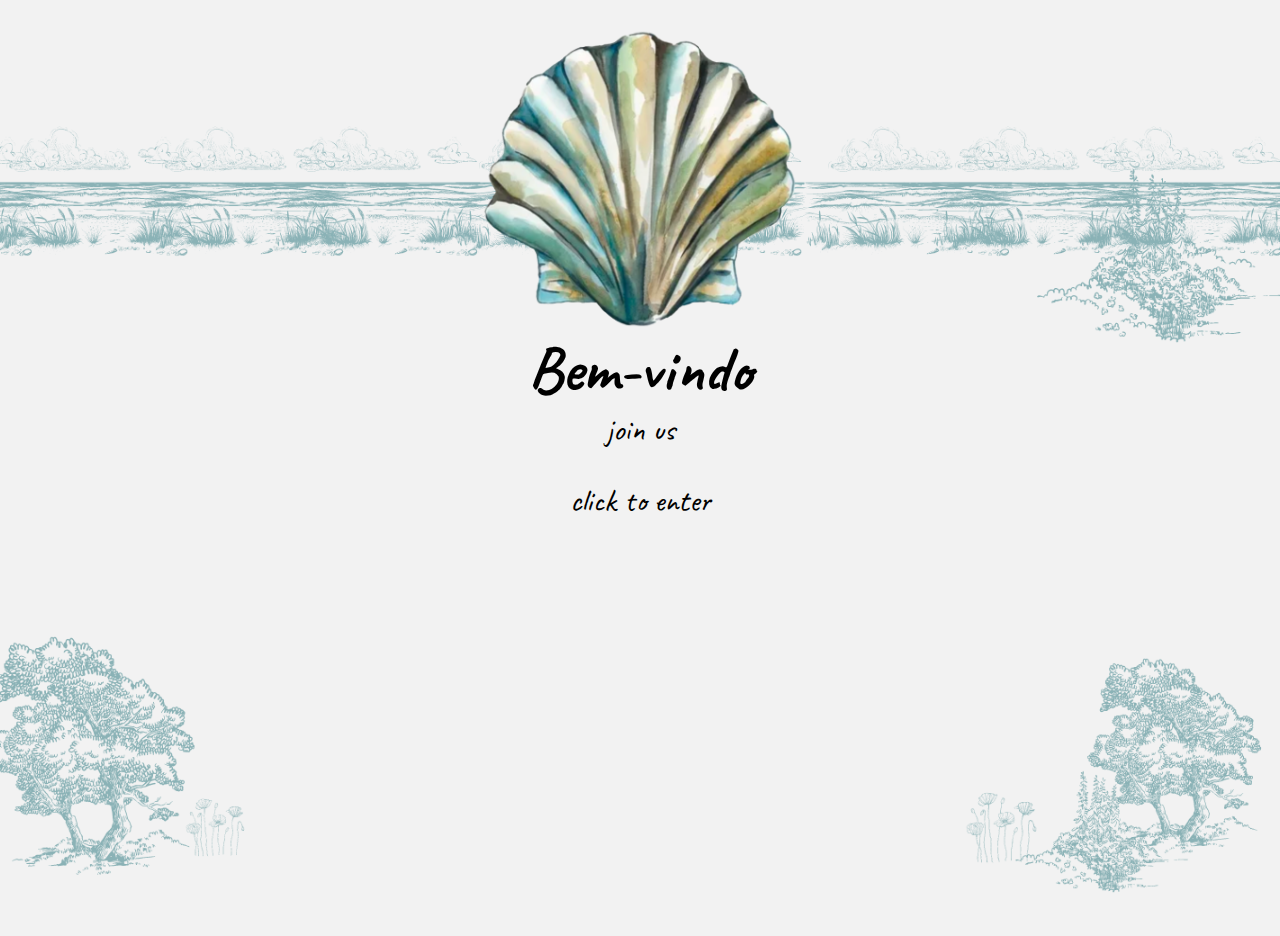
<file: index.html>
<!DOCTYPE html>
<html lang="en">
<head>
    <meta charset="UTF-8">
    <meta name="viewport" content="width=device-width, initial-scale=1.0">
    <link rel="stylesheet" href="css/style.css">
</head>
<body class="welcome-page">
    <img id="shell_img" src="assets/art/MAIN_SHELL.png" alt="Welcome Image">
    <h1>Bem-vindo</h1>
    <p>join us</p>
    <a href="home.html">click to enter</a>
</body>
</html>
</file>
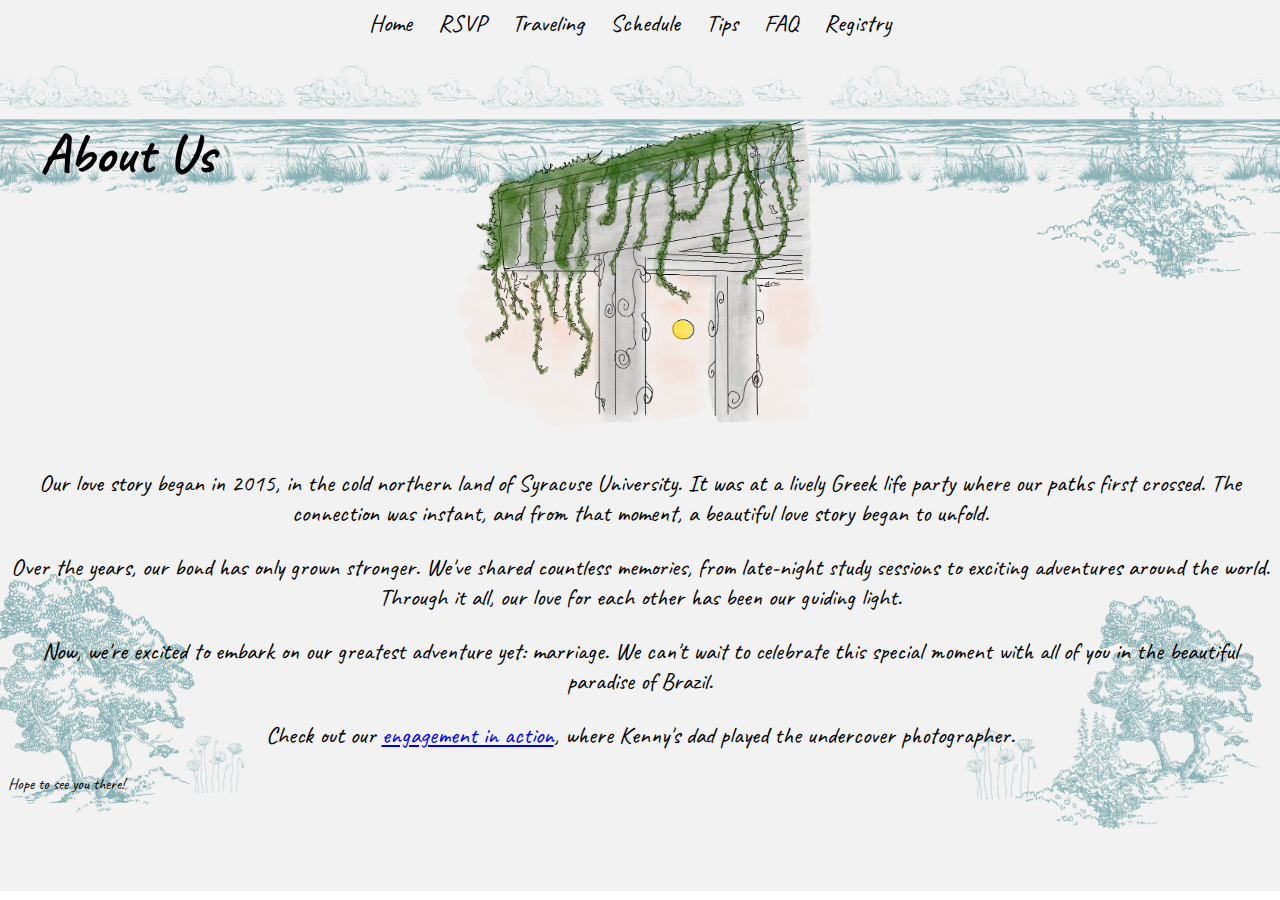
<file: about.html>
<!DOCTYPE html>
<html lang="en">
<head>
    <meta charset="UTF-8">
    <meta name="viewport" content="width=device-width, initial-scale=1.0">
    <h1 id="page-title">About Us</h1>
    <link rel="stylesheet" href="css/style.css">
</head>
<body>
    <header>
        <nav>
            <ul>
                <li><a href="home.html">Home</a></li>
                <li><a href="rsvp.html">RSVP</a></li>
                <li><a href="travel.html">Traveling</a></li>
                <li><a href="schedule.html">Schedule</a></li>
                <li><a href="location.html">Tips</a></li>
                <li><a href="faq.html">FAQ</a></li>
                <li><a href="registry.html">Registry</a></li>   
            </ul>
        </nav>
    </header>
    <main class="about-us">
        <img id="about_img" src="assets/art/coacktail_area_image_.png" alt="About Us Image">
        <p>Our love story began in 2015, in the cold northern land of Syracuse University. It was at a lively Greek life party where our paths first crossed. The connection was instant, and from that moment, a beautiful love story began to unfold.</p>
        <p>Over the years, our bond has only grown stronger. We've shared countless memories, from late-night study sessions to exciting adventures around the world. Through it all, our love for each other has been our guiding light.</p>
        <p>Now, we're excited to embark on our greatest adventure yet: marriage. We can't wait to celebrate this special moment with all of you in the beautiful paradise of Brazil.</p>
        <p>Check out our <a href="https://lightroom.adobe.com/shares/b877907f067748dbad8f8b345cd8bb3b">engagement in action</a>, where Kenny's dad played the undercover photographer.</p>
    </main>
    <footer>
        <p>Hope to see you there!</p>
    </footer>
    <script src="js/script.js"></script>
</body>
</html>
</file>
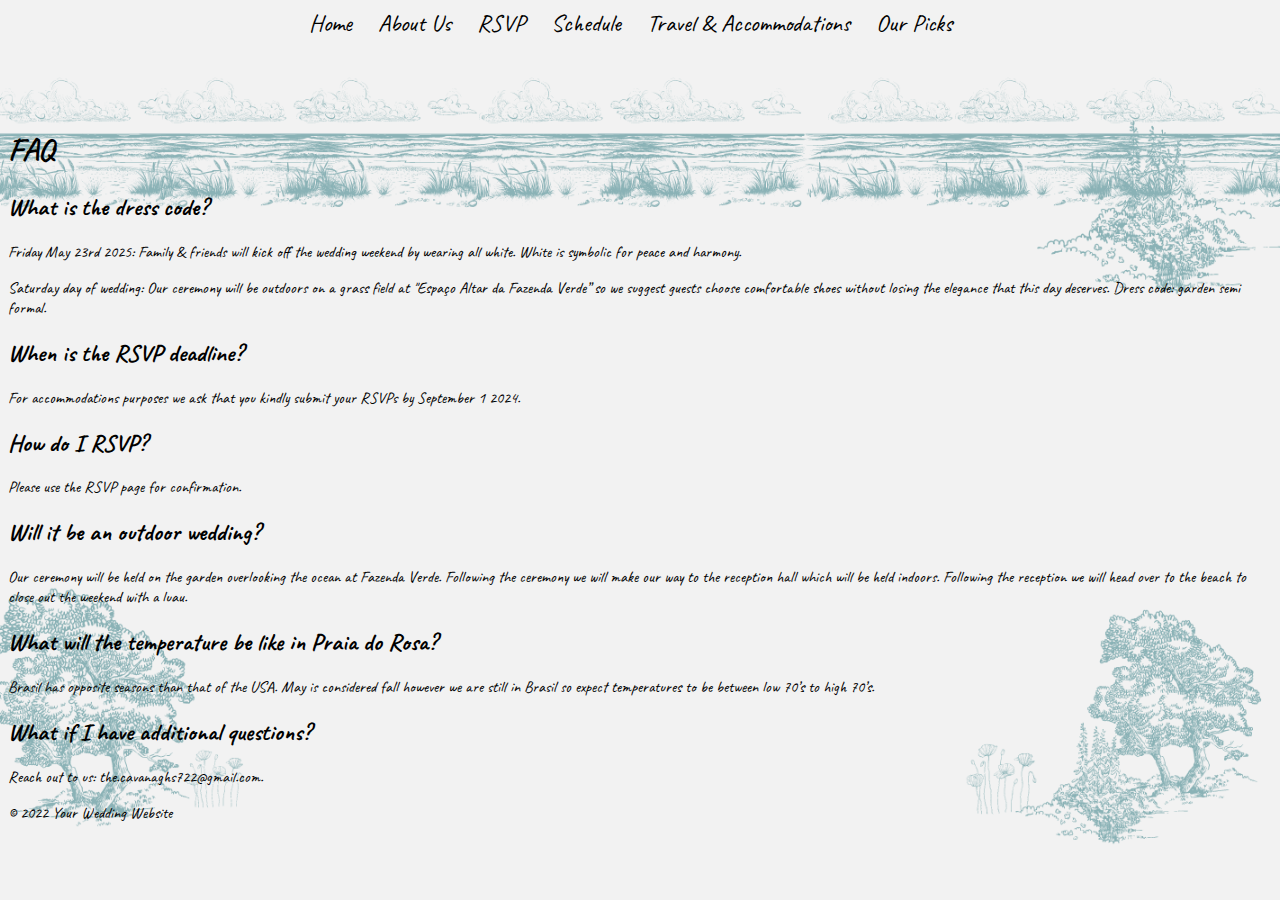
<file: faq.html>
<!DOCTYPE html>
<html lang="en">
<head>
    <meta charset="UTF-8">
    <meta name="viewport" content="width=device-width, initial-scale=1.0">
    <title>FAQ</title>
    <link rel="stylesheet" href="css/style.css">
</head>
<body>
    <header>
        <nav>
            <ul>
                <li><a href="home.html">Home</a></li>
                <li><a href="about.html">About Us</a></li>
                <li><a href="rsvp.html">RSVP</a></li>
                <li><a href="schedule.html">Schedule</a></li>
                <li><a href="travel.html">Travel & Accommodations</a></li>
                <li><a href="location.html">Our Picks</a></li>
            </ul>
        </nav>
    </header>
    <main id="faq-page">
        <h1>FAQ</h1>
        <section>
            <h2>What is the dress code?</h2>
            <p>Friday May 23rd 2025: Family & friends will kick off the wedding weekend by wearing all white. White is symbolic for peace and harmony.</p>
            <p>Saturday day of wedding: Our ceremony will be outdoors on a grass field at "Espaço Altar da Fazenda Verde” so we suggest guests choose comfortable shoes without losing the elegance that this day deserves. Dress code: garden semi formal.</p>
            <!-- Add images of examples of female/male attire here -->
        </section>
        <section>
            <h2>When is the RSVP deadline?</h2>
            <p>For accommodations purposes we ask that you kindly submit your RSVPs by September 1 2024.</p>
        </section>
        <section>
            <h2>How do I RSVP?</h2>
            <p>Please use the RSVP page for confirmation.</p>
        </section>
        <section>
            <h2>Will it be an outdoor wedding?</h2>
            <p>Our ceremony will be held on the garden overlooking the ocean at Fazenda Verde. Following the ceremony we will make our way to the reception hall which will be held indoors. Following the reception we will head over to the beach to close out the weekend with a luau.</p>
        </section>
        <section>
            <h2>What will the temperature be like in Praia do Rosa?</h2>
            <p>Brasil has opposite seasons than that of the USA. May is considered fall however we are still in Brasil so expect temperatures to be between low 70’s to high 70’s.</p>
        </section>
        <section>
            <h2>What if I have additional questions?</h2>
            <p>Reach out to us: the.cavanaghs722@gmail.com.</p>
        </section>
    </main>
    <footer>
        <p>&copy; 2022 Your Wedding Website</p>
    </footer>
</body>
</html>
</file>
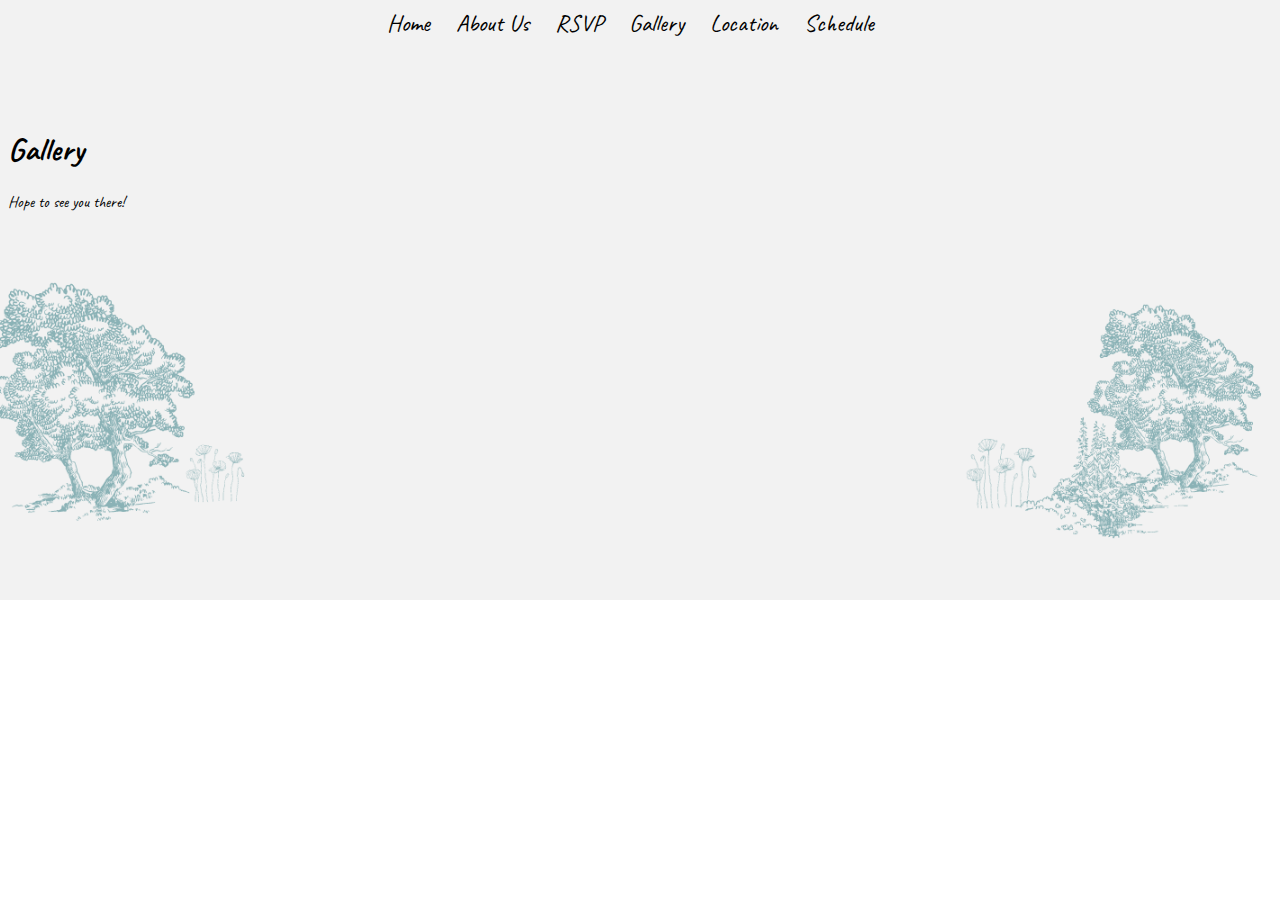
<file: gallery.html>
<!DOCTYPE html>
<html lang="en">
<head>
    <meta charset="UTF-8">
    <meta name="viewport" content="width=device-width, initial-scale=1.0">
    <title>Gallery - The Cavanagh's Take Brazil: A Wedding in Paradise</title>
    <link rel="stylesheet" href="css/style.css">
</head>
<body>
    <header>
        <nav>
            <ul>
                <li><a href="home.html">Home</a></li>
                <li><a href="about.html">About Us</a></li>
                <li><a href="rsvp.html">RSVP</a></li>
                <li><a href="gallery.html">Gallery</a></li>
                <li><a href="location.html">Location</a></li>
                <li><a href="schedule.html">Schedule</a></li>
            </ul>
        </nav>
    </header>
    <main>
        <h1>Gallery</h1>
        <!-- Add your images here -->
    </main>
    <footer>
        <p>Hope to see you there!</p>
    </footer>
    <script src="js/script.js"></script>
</body>
</html>
</file>
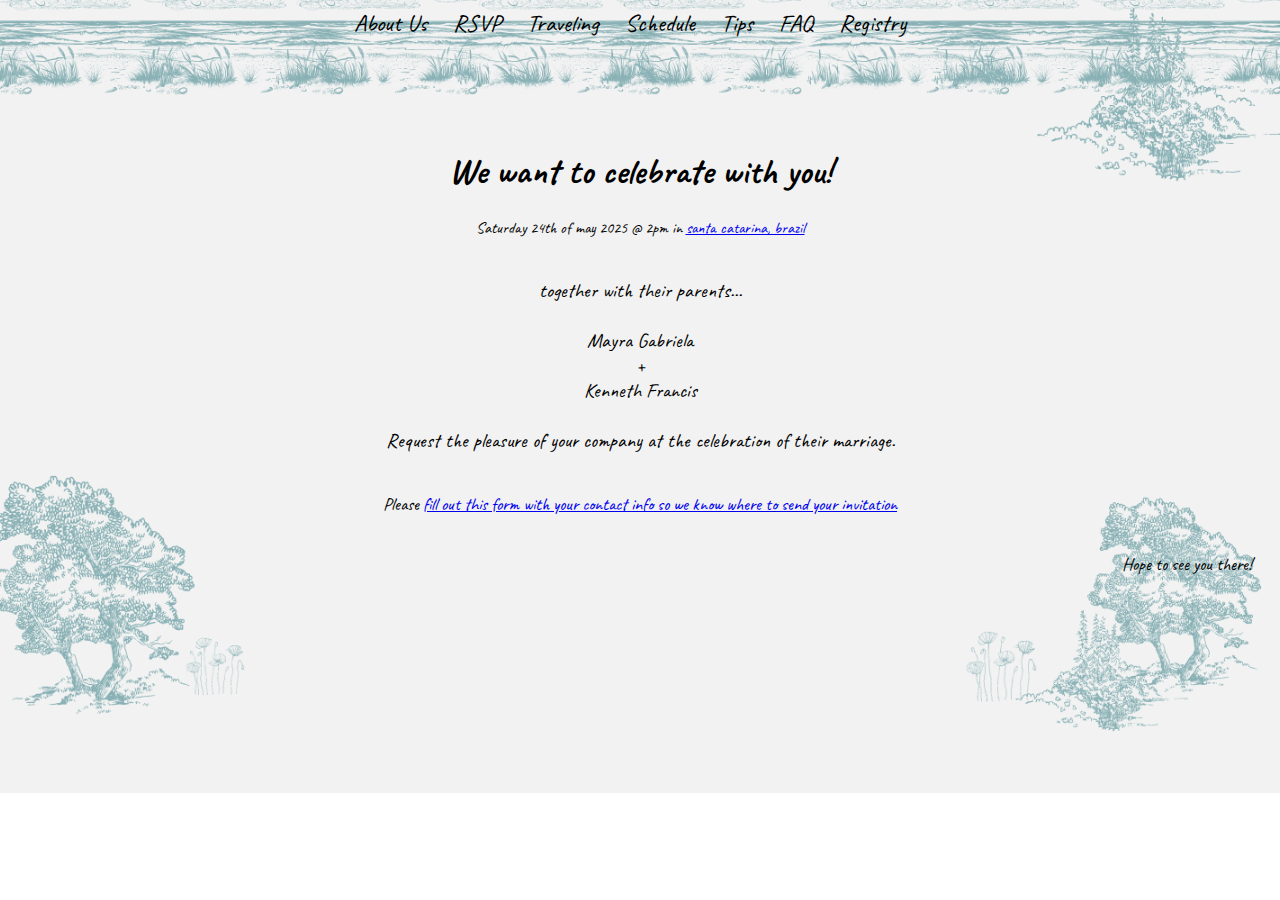
<file: home.html>
<!DOCTYPE html>
<html lang="en">
<head>
    <meta charset="UTF-8">
    <meta name="viewport" content="width=device-width, initial-scale=1.0">
    <title>The Cavanagh's Take Brazil: A Wedding in Paradise</title>
    <link rel="stylesheet" href="css/style.css">
</head>
<body>
    <header>
        <nav>
            <ul>
                <li><a href="about.html">About Us</a></li>
                <li><a href="rsvp.html">RSVP</a></li>
                <li><a href="travel.html">Traveling</a></li>
                <li><a href="schedule.html">Schedule</a></li>
                <li><a href="location.html">Tips</a></li>
                <li><a href="faq.html">FAQ</a></li>
                <li><a href="registry.html">Registry</a></li>

                                <!-- 
                <li><a href="gallery.html">Gallery</a></li>
                <li><a href="location.html">Location</a></li>
                                -->
            </ul>
        </nav>
    </header>
    <main>
        <div id="countdown">
            <!-- We'll add a countdown here with JavaScript -->
            </div>
        <header>
            <h1 id="main-header">We want to celebrate with you!</h1>
        </header>
        <!-- <img id="ceremony_img" src="assets/art/ceremony_image_.png"> -->
        <div class="date-text">
            <p>Saturday 24th of may 2025 @ 2pm in <a href="location.html">santa catarina, brazil</a></p>
        </div>
    </div>
        <p id="main-paragraph">
            together with their parents... <br><br>
            Mayra Gabriela <br>
            + <br>
            Kenneth Francis <br><br>
            Request the pleasure of your company at the celebration of their marriage.
        </p>
        <div id="wedding-details">
        <!--<h2>Wedding Details</h2>-->
        <p>Please <a href="https://forms.gle/gQ4UCZqKzxGeE4Du7">fill out this form with your contact info so we know where to send your invitation</a></p>
        </div>
    </main>
    <footer>
        <p id="foot">Hope to see you there!</p>
    </footer>
    <script src="js/script.js"></script>
</body>
</html>
</file>
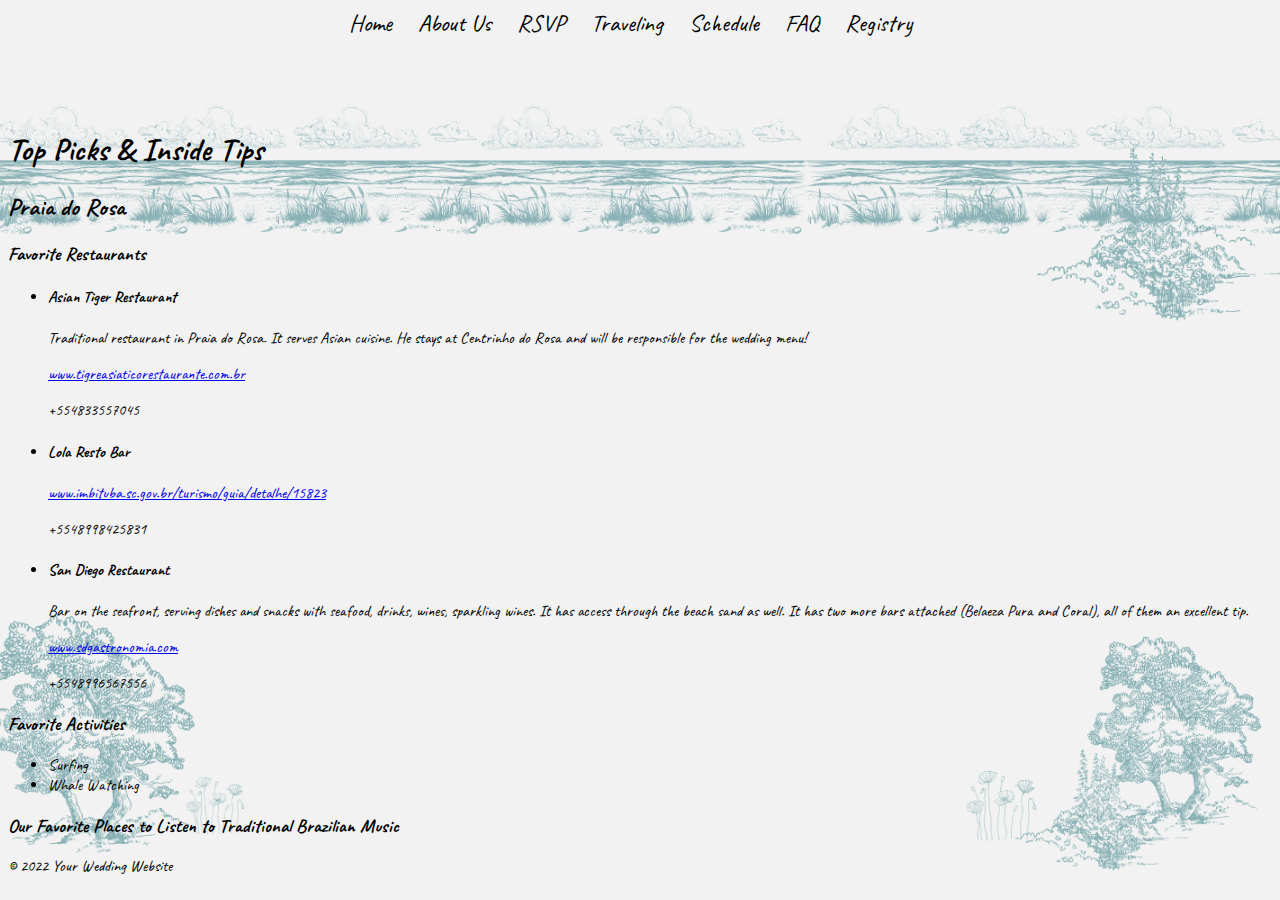
<file: location.html>
<!DOCTYPE html>
<html lang="en">
<head>
    <meta charset="UTF-8">
    <meta name="viewport" content="width=device-width, initial-scale=1.0">
    <title>Our Picks & Tips</title>
    <link rel="stylesheet" href="css/style.css">
</head>
<body>
    <header>
        <nav>
            <ul>
                <li><a href="home.html">Home</a></li>
                <li><a href="about.html">About Us</a></li>
                <li><a href="rsvp.html">RSVP</a></li>
                <li><a href="travel.html">Traveling</a></li>
                <li><a href="schedule.html">Schedule</a></li>
                <li><a href="faq.html">FAQ</a></li>
                <li><a href="registry.html">Registry</a></li>
            </ul>
        </nav>
    </header>
    <main id="picks-page">
        <h1>Top Picks & Inside Tips</h1>
        <h2>Praia do Rosa</h2>
        <section>
            <h3>Favorite Restaurants</h3>
            <ul>
                <li>
                    <h4>Asian Tiger Restaurant</h4>
                    <p>Traditional restaurant in Praia do Rosa. It serves Asian cuisine. He stays at Centrinho do Rosa and will be responsible for the wedding menu!</p>
                    <p><a href="http://www.tigreasiaticorestaurante.com.br/">www.tigreasiaticorestaurante.com.br</a></p>
                    <p>+554833557045</p>
                </li>
                <li>
                    <h4>Lola Resto Bar</h4>
                    <p><a href="http://www.imbituba.sc.gov.br/turismo/guia/detalhe/15823">www.imbituba.sc.gov.br/turismo/guia/detalhe/15823</a></p>
                    <p>+5548998425831</p>
                </li>
                <li>
                    <h4>San Diego Restaurant</h4>
                    <p>Bar on the seafront, serving dishes and snacks with seafood, drinks, wines, sparkling wines. It has access through the beach sand as well. It has two more bars attached (Belaeza Pura and Coral), all of them an excellent tip.</p>
                    <p><a href="http://sdgastronomia.com/">www.sdgastronomia.com</a></p>
                    <p>+5548996567556</p>
                </li>
            </ul>
        </section>
        <section>
            <h3>Favorite Activities</h3>
            <ul>
                <li>Surfing</li>
                <li>Whale Watching</li>
                <!-- Add more activities here -->
            </ul>
        </section>
        <section>
            <h3>Our Favorite Places to Listen to Traditional Brazilian Music</h3>
            <ul>
                <!-- Add bars that offer samba/pagode here -->
            </ul>
        </section>
    </main>
    <footer>
        <p>&copy; 2022 Your Wedding Website</p>
    </footer>
</body>
</html>
</file>
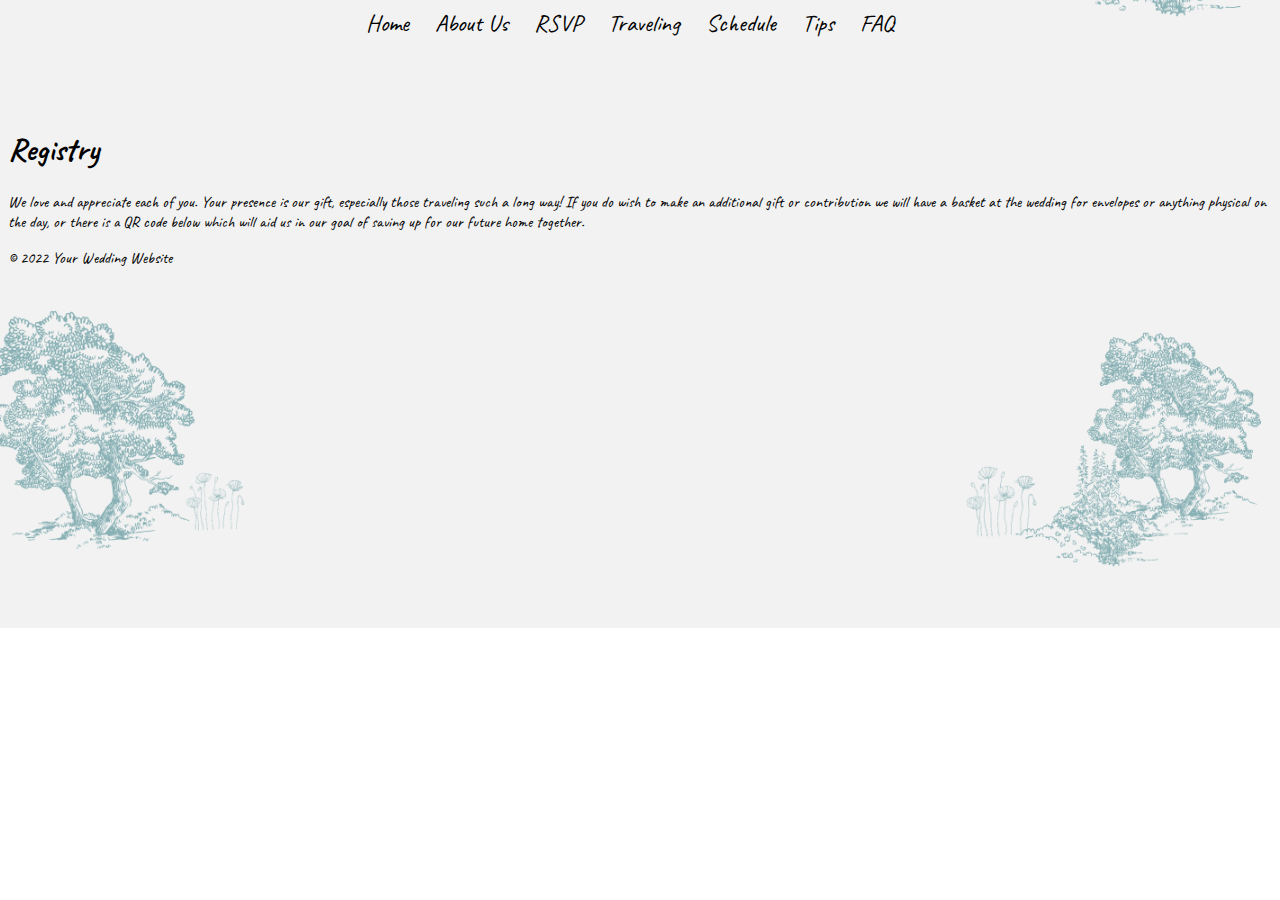
<file: registry.html>
<!DOCTYPE html>
<html lang="en">
<head>
    <meta charset="UTF-8">
    <meta name="viewport" content="width=device-width, initial-scale=1.0">
    <title>Registry</title>
    <link rel="stylesheet" href="css/style.css">
</head>
<body>
    <header>
        <nav>
            <ul>
                <li><a href="home.html">Home</a></li>
                <li><a href="about.html">About Us</a></li>
                <li><a href="rsvp.html">RSVP</a></li>
                <li><a href="travel.html">Traveling</a></li>
                <li><a href="schedule.html">Schedule</a></li>
                <li><a href="location.html">Tips</a></li>
                <li><a href="faq.html">FAQ</a></li>
            </ul>
        </nav>
    </header>
    <main id="registry-page">
        <h1>Registry</h1>
        <p>We love and appreciate each of you. Your presence is our gift, especially those traveling such a long way! If you do wish to make an additional gift or contribution we will have a basket at the wedding for envelopes or anything physical on the day, or there is a QR code below which will aid us in our goal of saving up for our future home together.</p>
        <!-- Add QR code image here -->
    </main>
    <footer>
        <p>&copy; 2022 Your Wedding Website</p>
    </footer>
</body>
</html>
</file>
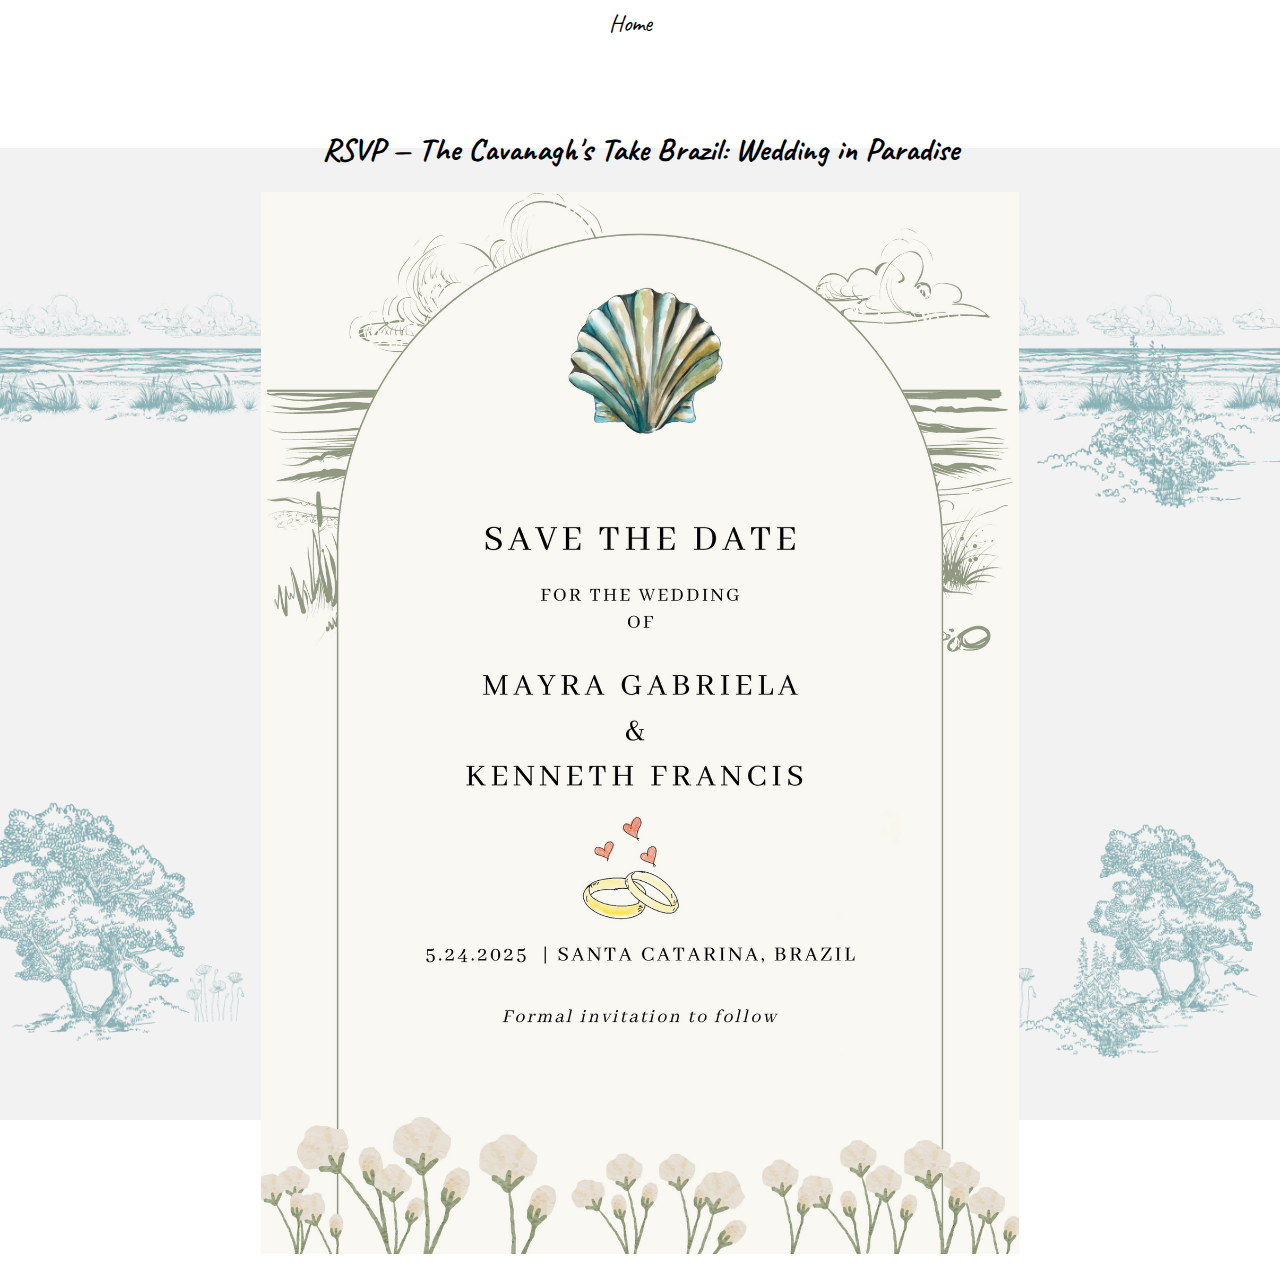
<file: rsvp.html>
<!DOCTYPE html>
<html lang="en">
<head>
    <meta charset="UTF-8">
    <meta name="viewport" content="width=device-width, initial-scale=1.0">
    <title>RSVP</title>
    <link rel="stylesheet" href="css/style.css">
    <style>
        h1 {
            text-align: center;
        }
    </style>
</head>
<body>
    <header>
        <nav>
            <ul>
                <li><a href="home.html">Home</a></li>
            </ul>
        </nav>
    </header>
    <main class="rsvp">
        <h1>RSVP — The Cavanagh's Take Brazil: Wedding in Paradise</h1>
        <div style="display: flex; justify-content: center;">
            <a href="https://forms.gle/Vwq6JXXmBh3Xu36cA">
                <img id="rsvp_img" src="assets/art/Save the date v.1.png" alt="RSVP Image">
            </a>
        </div>
    </main>
    <script src="js/script.js"></script>
</body>
</html>
</file>
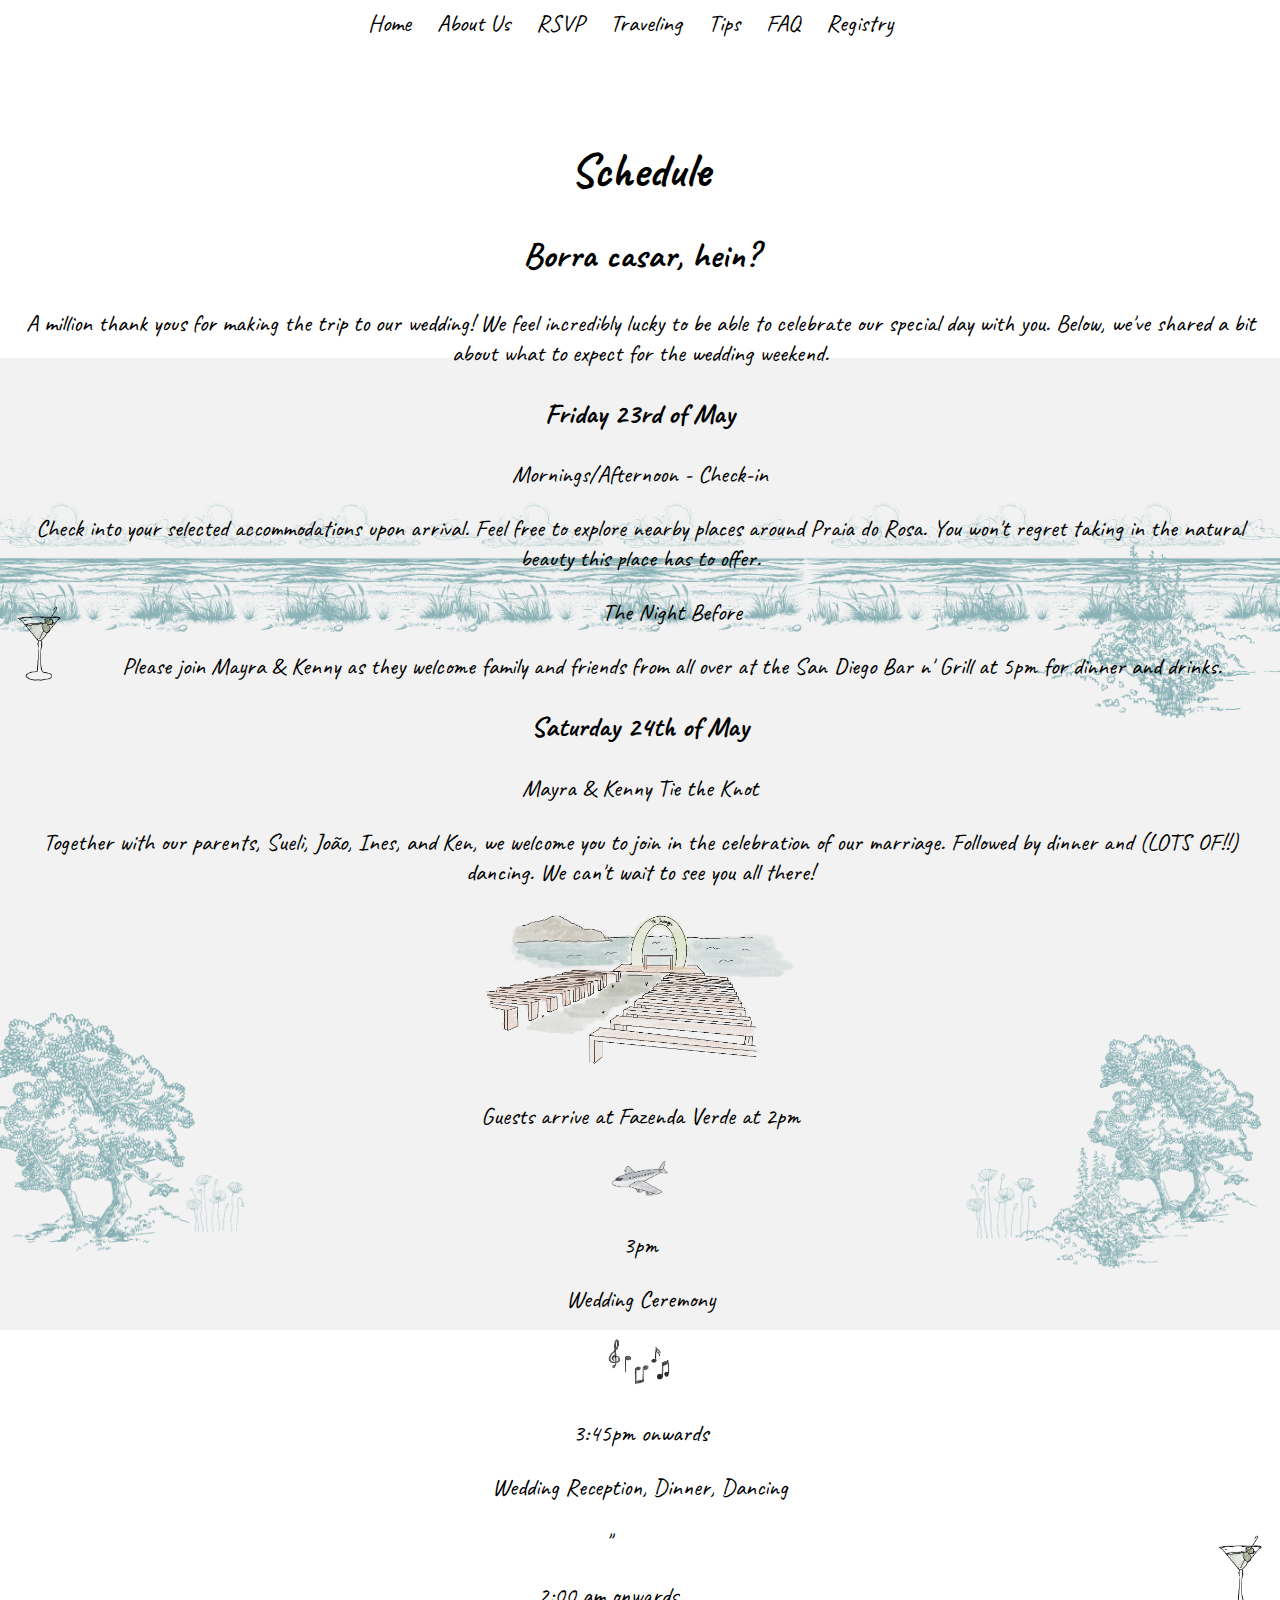
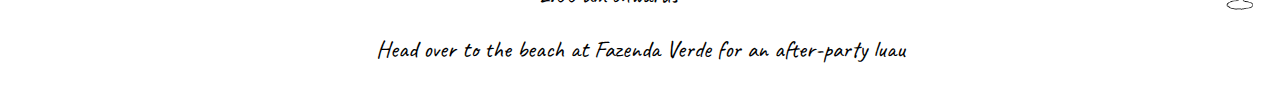
<file: schedule.html>
<!DOCTYPE html>
<html lang="en">
<head>
    <meta charset="UTF-8">
    <meta name="viewport" content="width=device-width, initial-scale=1.0">
    <title>Schedule</title>
    <link rel="stylesheet" href="css/style.css">
</head>
<body>
    <header>
        <nav>
            <ul>
                <li><a href="home.html">Home</a></li>
                <li><a href="about.html">About Us</a></li>
                <li><a href="rsvp.html">RSVP</a></li>
                <li><a href="travel.html">Traveling</a></li>
                <li><a href="location.html">Tips</a></li>
                <li><a href="faq.html">FAQ</a></li>
                <li><a href="registry.html">Registry</a></li>
            </ul>
        </nav>
    </header>
    <main id="schedule-page">
        <h1>Schedule</h1>
        <section>
            <h2>Borra casar, hein?</h2>
            <p>A million thank yous for making the trip to our wedding! We feel incredibly lucky to be able to celebrate our special day with you. Below, we've shared a bit about what to expect for the wedding weekend.</p>
        </section>
        <section>
            <h3>Friday 23rd of May</h3>
            <!-- <img src="assets/art/beach_palm.png" alt="Beach Image"> -->
            <p>Mornings/Afternoon - Check-in</p>
            <p>Check into your selected accommodations upon arrival. Feel free to explore nearby places around Praia do Rosa. You won't regret taking in the natural beauty this place has to offer.</p>
            <img id="glass_img" src="assets/art/cocktails_hour_image.png">
            <p>The Night Before</p>
            <p>Please join Mayra & Kenny as they welcome family and friends from all over at the San Diego Bar n' Grill at 5pm for dinner and drinks.</p>
        </section>
        
        <section>
            <h3>Saturday 24th of May</h3>
            <p>Mayra & Kenny Tie the Knot</p>
            <p>Together with our parents, Sueli, João, Ines, and Ken, we welcome you to join in the celebration of our marriage. Followed by dinner and (LOTS OF!!) dancing. We can't wait to see you all there!</p>
            <img id="ceremony_img2" src="assets/art/ceremony_image_.png">
            <p>Guests arrive at Fazenda Verde at 2pm</p>
            
            <img id="plane_img" src="assets/art/airplane_image_.png">
            <p>3pm</p>
            <p>Wedding Ceremony</p>
            
            <img id="music_img" src="assets/art/music_.png">
            <p>3:45pm onwards</p>
            <p>Wedding Reception, Dinner, Dancing</p>
            
            <img id="glass_img2" src="assets/art/cocktails_hour_image.png">"
            <p>2:00 am onwards</p>
            <p>Head over to the beach at Fazenda Verde for an after-party luau</p>
            
        </section>
    </main>
</body>
</html>
</file>
<file: css/style.css>
@font-face {
    font-family: 'CustomFont';
    src: url('../assets/fonts/Caveat-VariableFont_wght.ttf') format('truetype');
}

body {
    font-family: 'CustomFont', 'Brush Script MT', 'Lucida Handwriting', 'Comic Sans MS', cursive, sans-serif;
    /*background-color: #f9f8f2;*/
    background-image: url("../assets/art/backgrounds/oyvey.png");
    background-repeat: no-repeat;
    background-size: 135%;
    background-position: center center;
}

header {
    width: 100%;
}

#main-header {
    text-align: center;
    padding-top: 10px;
    margin-top: 30px;
    font-size: 36px;
    background-size: cover;
    background-position: center center;
}

#countdown {
    text-align: center;
    font-size: 24px;
    margin-top: 10px;
    height: auto;
}
/*
#ceremony_img {
    display: block;
    width: 50%;
    height: auto;
    margin: 0 auto;
}*/

#main-paragraph {
    text-align: center;
    padding: 0px;
    font-size: 20px;
    margin-top: 40px;
    margin-bottom: 40px;
}

.date-text {
    text-align: center;
}

#wedding-details {
    text-align: center;
    font-size: 18px;
}

#wedding-details p {
    margin: 10px 20;
}

#foot {
    text-align: right;
    font-size: 18px;
    padding: 20px;
}

nav ul {
    list-style-type: none;
    margin: 0;
    padding: 0;
    overflow: hidden;
    text-align: center;
    font-size: 24px;
}

nav {
    width: 100%;
    height: 100px;
}

nav li {
    display: inline;
    margin-right: 20px;
}

nav li a {
    text-decoration: none;
    color: black;
}

/* welcome page */
.welcome-page {
    /* This rule applies to any HTML element with class="welcome-page" */
    text-align: center; /* Centers the text horizontally for the welcome page */
    color: black; /* Sets the text color to black for the welcome page */
    font-size: 2em; /* Sets the font size to 2em (2 times the current font size) for the welcome page */
    display: flex; /* Enables flexbox, a layout mode providing for the arrangement of elements on the welcome page */
    flex-direction: column; /* Stacks the flex items vertically (not horizontally) on the welcome page */
    justify-content: flex-start; /* Aligns the flex items at the start of the welcome page */
    align-items: center; /* Centers the flex items along the horizontal line on the welcome page */
    height: 100vh; /* Sets the height of the welcome page to 100% of the viewport's height */
    padding-top: 20px; /* Adds a 20px padding at the top of the welcome page */
}

#shell_img {
    /* This rule applies to the HTML element with id="shell", which is the image on the welcome page */
    width: 25%; /* Sets the width of the image to 50% of its container's width */
    height: auto; /* Sets the height of the image to scale automatically (to maintain its aspect ratio) */
}

.welcome-page h1, .welcome-page p {
    /* This rule applies to the h1 and p elements inside any HTML element with class="welcome-page" */
    margin: 0; /* Removes the default margin from the h1 and p elements on the welcome page */
}

.welcome-page a {
    /* This rule applies to the a (link) element inside any HTML element with class="welcome-page" */
    color: black; /* Sets the text color of the link to black on the welcome page */
    text-decoration: none; /* Removes the underline from the link on the welcome page */
    padding: 10px; /* Adds a 10px padding around the link on the welcome page */
    margin-top: 20px; /* Adds a 20px margin at the top of the link on the welcome page */
}

/* about page */
.about-us {
    text-align: center; /* Centers the text horizontally for the welcome page */
    color: black; /* Sets the text color to black for the welcome page */
    font-size: 1.5em; 
}
#page-title {
    position: absolute;
    top: 80px; /* Increase this value to move the title down */
    left: 40px;
    font-size: 3.5em;
}

#about_img {
    display: block;
    width: 30%;
    height: auto;
    margin: 0 auto;
}

/* rsvp page */
.rsvp {
    text-align: center;
}
#rsvp_img {
    width: 60%;
    height: auto;
}

/* schedule page */
body #schedule-page {
    font-family: 'CustomFont', 'Brush Script MT', 'Lucida Handwriting', 'Comic Sans MS', cursive, sans-serif !important;
    text-align: center !important;
    color: black;
    font-size: 1.5em;
}

#glass_img {
    width: 5%;
    height: auto;
    float: left;
}
#ceremony_img2 {
    width: 25%;
    height: auto;
}

#plane_img {
    width: 5%;
    height: auto;
}

#music_img {
    width: 5%;
    height: auto;
}
#glass_img2 {
    width: 5%;
    height: auto;
    float: right;
}

/* travel page */
#travel-page h1 {
    color: #000000;
}

#travel-page h2, #travel-page h3 {
    color: #6c757d;
}

#travel-page p {
    color: #333;
}
</file>
